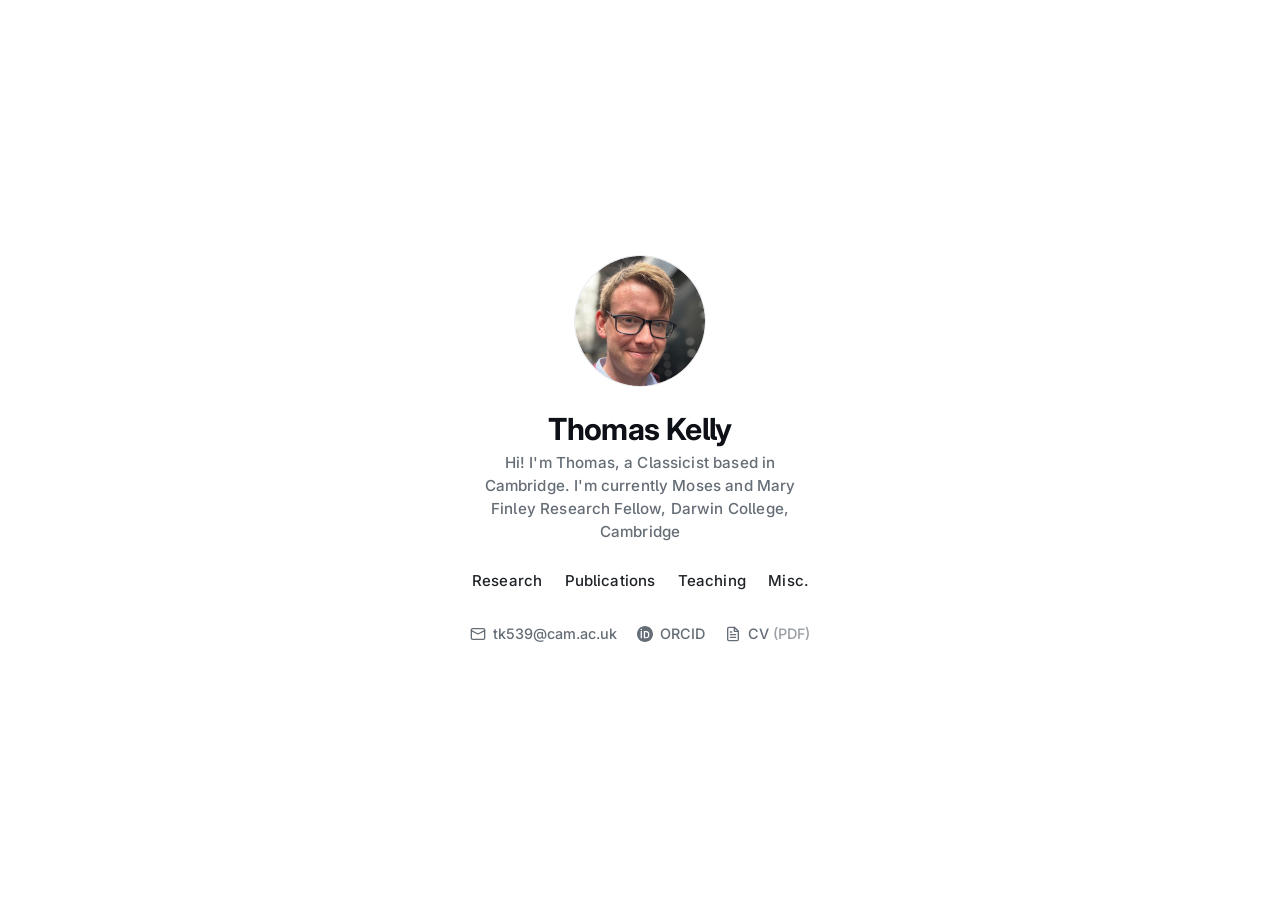
<file: index.html>
<!DOCTYPE html>
<html lang="en">
<head>
  <meta charset="UTF-8">
  <meta name="viewport" content="width=device-width, initial-scale=1">
  <title>Thomas Kelly</title>
  <meta name="description" content="Thomas Kelly, classicist, University of Cambridge.">
  <meta name="robots" content="noindex, nofollow">
  <meta name="theme-color" content="#0d1117">
  <link rel="preconnect" href="https://fonts.googleapis.com">
  <link rel="preconnect" href="https://fonts.gstatic.com" crossorigin>
  <link rel="stylesheet" href="https://fonts.googleapis.com/css2?family=Inter:wght@400;450;500;600;700&family=Noto+Sans:wght@400;500;600&display=swap">
  <link rel="stylesheet" href="style.css">
</head>
<body class="home">
  <main class="nameplate">
    <img class="np-portrait" src="portrait-circle.png" alt="Thomas Kelly">
    <h1 class="np-name"><a href="index.html">Thomas Kelly</a></h1>
    <p class="np-role">Hi! I'm Thomas, a Classicist based in Cambridge. I'm currently Moses and Mary Finley Research Fellow, Darwin College, Cambridge</p>
    <nav class="np-nav">
      <a href="research.html">Research</a>
      <a href="publications.html">Publications</a>
      <a href="teaching.html">Teaching</a>
      <a href="misc.html">Misc.</a>
    </nav>
    <div class="np-contact">
      <a id="email-link" href="#" data-user="tk539" data-domain="cam.ac.uk">
        <svg viewBox="0 0 24 24" fill="none" stroke="currentColor" stroke-width="2" stroke-linecap="round" stroke-linejoin="round"><rect x="2" y="4" width="20" height="16" rx="2"/><path d="m22 7-10 5L2 7"/></svg>
        <span class="label">Email</span>
      </a>
      <a href="https://orcid.org/0000-0001-8656-9537">
        <svg viewBox="0 0 24 24" fill="currentColor"><path d="M12 0C5.4 0 0 5.4 0 12s5.4 12 12 12 12-5.4 12-12S18.6 0 12 0zM7.4 18.4H5.5V7.6h1.9v10.8zm-.95-12.2a1.1 1.1 0 1 1 0-2.2 1.1 1.1 0 0 1 0 2.2zM18.5 14c0 3-1.9 4.4-4.7 4.4h-3.6V7.6h3.6c2.8 0 4.7 1.5 4.7 4.4v2zm-4.8-4.8h-1.6v7.5h1.6c2.3 0 3-1.4 3-3.7 0-2.2-.9-3.8-3-3.8z"/></svg>
        <span class="label">ORCID</span>
      </a>
      <a href="cv.pdf">
        <svg viewBox="0 0 24 24" fill="none" stroke="currentColor" stroke-width="2" stroke-linecap="round" stroke-linejoin="round"><path d="M14 2H6a2 2 0 0 0-2 2v16a2 2 0 0 0 2 2h12a2 2 0 0 0 2-2V8z"/><path d="M14 2v6h6"/><path d="M16 13H8M16 17H8M10 9H8"/></svg>
        <span class="label">CV <span class="meta">(PDF)</span></span>
      </a>
    </div>
  </main>
  <script>
    (function () {
      var el = document.getElementById("email-link");
      if (el) {
        var addr = el.dataset.user + "@" + el.dataset.domain;
        el.href = "mailto:" + addr;
        var label = el.querySelector(".label");
        if (label) { label.textContent = addr; }
      }
    })();
  </script>
</body>
</html>
</file>
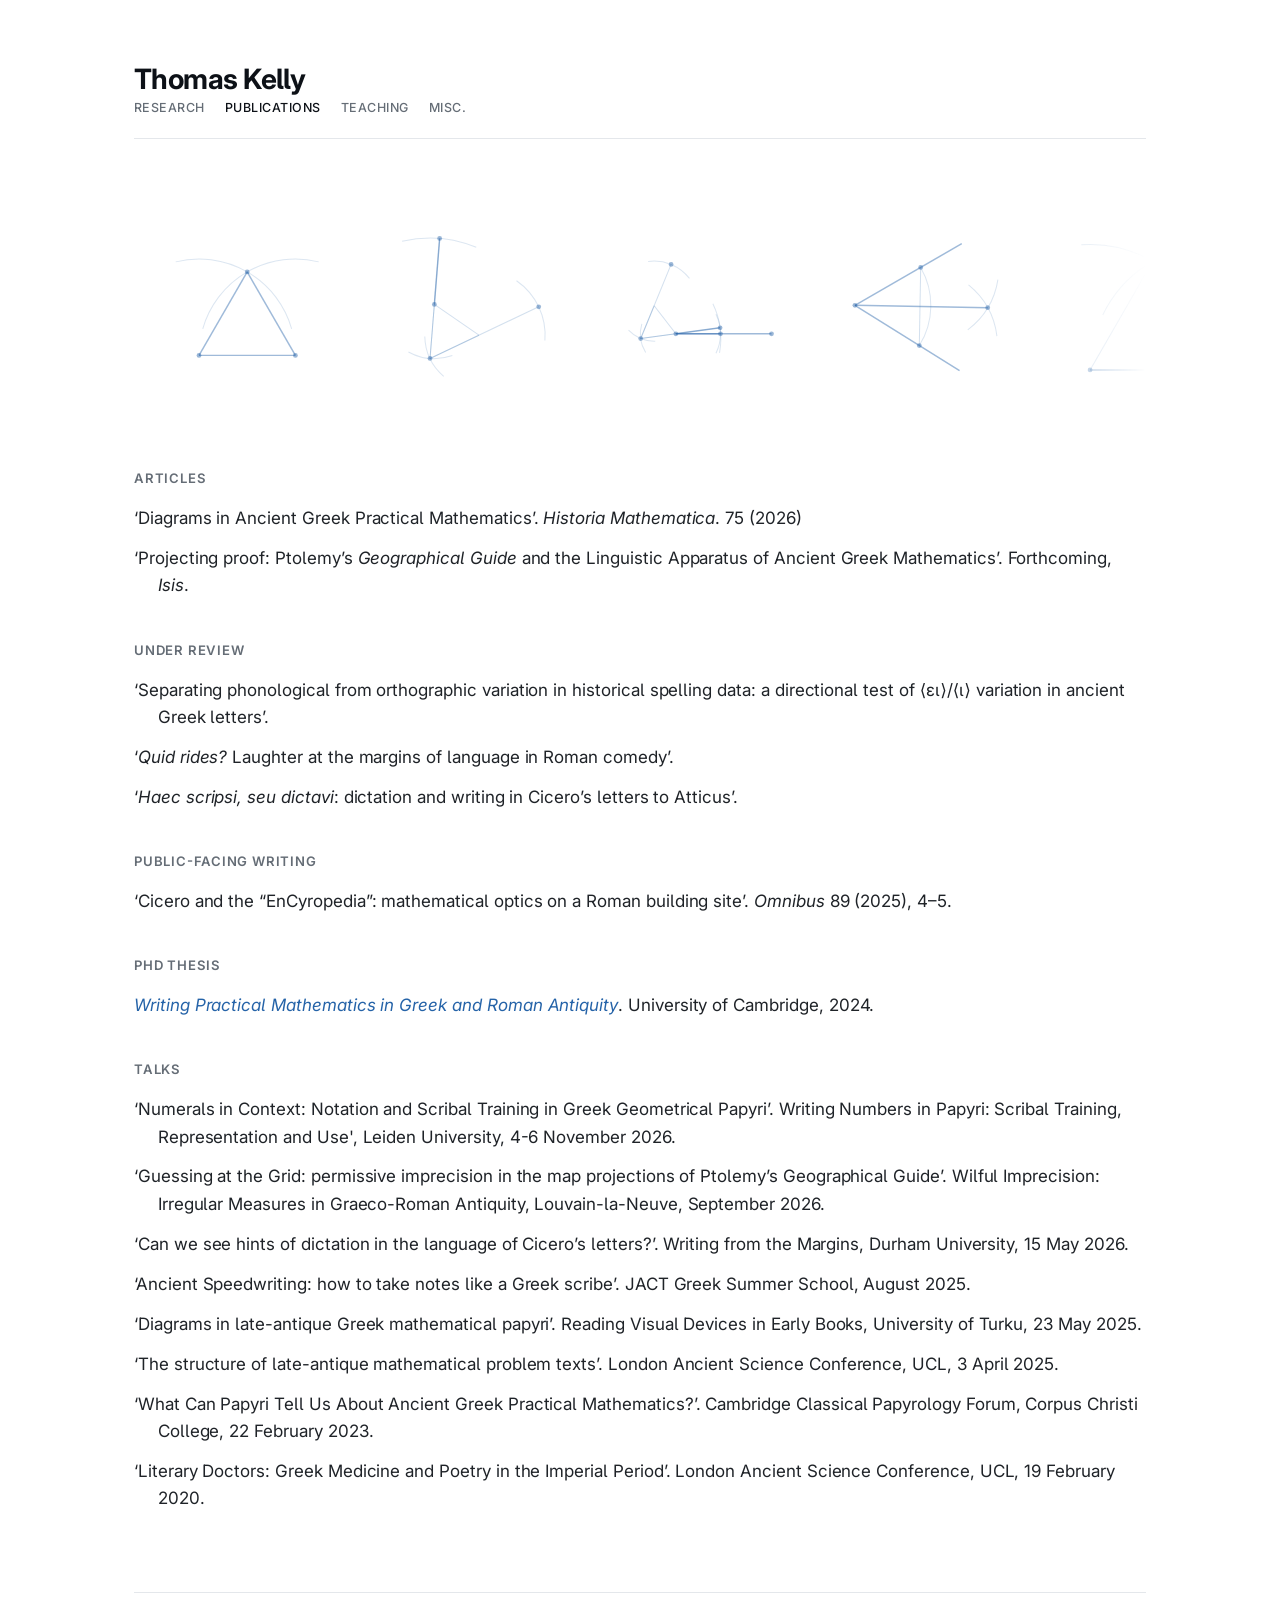
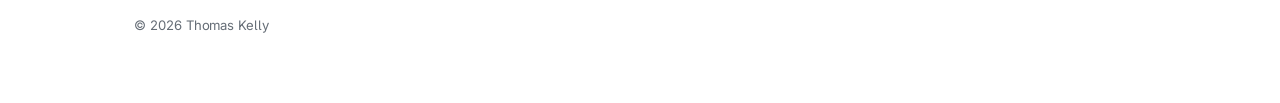
<file: publications.html>
<!DOCTYPE html>
<html lang="en">
<head>
  <meta charset="UTF-8">
  <meta name="viewport" content="width=device-width, initial-scale=1">
  <title>Publications &mdash; Thomas Kelly</title>
  <meta name="robots" content="noindex, nofollow">
  <meta name="theme-color" content="#0d1117">
  <link rel="preconnect" href="https://fonts.googleapis.com">
  <link rel="preconnect" href="https://fonts.gstatic.com" crossorigin>
  <link rel="stylesheet" href="https://fonts.googleapis.com/css2?family=Inter:wght@400;450;500;600;700&family=Noto+Sans:wght@400;500;600&display=swap">
  <link rel="stylesheet" href="style.css">
  <style>
    .entries { list-style: none; padding-left: 0; margin-left: 0; }
  </style>
</head>
<body>
<div class="container">

  <header class="site-header">
    <h1><a href="index.html">Thomas Kelly</a></h1>
    <nav>
      <a href="research.html">Research</a>
      <a href="publications.html" class="current">Publications</a>
      <a href="teaching.html">Teaching</a>
      <a href="misc.html">Misc.</a>
    </nav>
  </header>

  <div class="banner euclid" role="img" aria-label="Constructions from Euclid, Book I">
    <svg viewBox="0 0 1900 190" width="1900" height="190" xmlns="http://www.w3.org/2000/svg" role="img" aria-label="Constructions from Euclid, Book I, in order: I.1, I.2, I.3, I.9, I.10, I.11, I.12, I.22, I.23, I.46">
        <path d="M 35.00 56.96 A 80.87 80.87 0 0 1 132.30 113.14" stroke="currentColor" stroke-width="0.85" opacity="0.160" fill="none"/>
        <path d="M 57.70 113.14 A 80.87 80.87 0 0 1 155.00 56.96" stroke="currentColor" stroke-width="0.85" opacity="0.160" fill="none"/>
        <line x1="54.56" y1="135.43" x2="135.44" y2="135.43" stroke="currentColor" stroke-width="1.25" opacity="0.440" fill="none"/>
        <line x1="54.56" y1="135.43" x2="95.00" y2="65.40" stroke="currentColor" stroke-width="1.25" opacity="0.440" fill="none"/>
        <line x1="135.44" y1="135.43" x2="95.00" y2="65.40" stroke="currentColor" stroke-width="1.25" opacity="0.440" fill="none"/>
        <circle cx="54.56" cy="135.43" r="2.0" fill="currentColor" opacity="0.460"/>
        <circle cx="135.44" cy="135.43" r="2.0" fill="currentColor" opacity="0.460"/>
        <circle cx="95.00" cy="65.40" r="2.0" fill="currentColor" opacity="0.460"/>
        <circle cx="252.06" cy="92.65" r="2.0" fill="currentColor" opacity="0.460"/>
        <line x1="252.06" y1="92.65" x2="289.49" y2="118.47" stroke="currentColor" stroke-width="0.85" opacity="0.200" fill="none"/>
        <line x1="252.06" y1="92.65" x2="248.42" y2="137.98" stroke="currentColor" stroke-width="0.85" opacity="0.200" fill="none"/>
        <line x1="289.49" y1="118.47" x2="248.42" y2="137.98" stroke="currentColor" stroke-width="0.85" opacity="0.200" fill="none"/>
        <path d="M 267.17 135.54 A 45.48 45.48 0 0 1 230.29 132.58" stroke="currentColor" stroke-width="0.85" opacity="0.160" fill="none"/>
        <path d="M 259.90 153.00 A 45.48 45.48 0 0 1 244.03 119.59" stroke="currentColor" stroke-width="0.85" opacity="0.160" fill="none"/>
        <line x1="248.42" y1="137.98" x2="339.63" y2="94.65" stroke="currentColor" stroke-width="0.85" opacity="0.200" fill="none"/>
        <path d="M 321.01 72.77 A 55.51 55.51 0 0 1 344.82 122.91" stroke="currentColor" stroke-width="0.85" opacity="0.160" fill="none"/>
        <circle cx="339.63" cy="94.65" r="2.0" fill="currentColor" opacity="0.460"/>
        <line x1="248.42" y1="137.98" x2="256.50" y2="37.32" stroke="currentColor" stroke-width="0.85" opacity="0.200" fill="none"/>
        <path d="M 225.00 39.75 A 100.98 100.98 0 0 1 287.21 44.75" stroke="currentColor" stroke-width="0.85" opacity="0.160" fill="none"/>
        <line x1="252.06" y1="92.65" x2="256.50" y2="37.32" stroke="currentColor" stroke-width="1.25" opacity="0.440" fill="none"/>
        <circle cx="248.42" cy="137.98" r="2.0" fill="currentColor" opacity="0.460"/>
        <circle cx="256.50" cy="37.32" r="2.0" fill="currentColor" opacity="0.460"/>
        <line x1="454.72" y1="117.30" x2="535.00" y2="117.30" stroke="currentColor" stroke-width="1.25" opacity="0.440" fill="none"/>
        <line x1="454.72" y1="117.30" x2="436.52" y2="93.75" stroke="currentColor" stroke-width="0.85" opacity="0.200" fill="none"/>
        <line x1="454.72" y1="117.30" x2="425.22" y2="121.28" stroke="currentColor" stroke-width="0.85" opacity="0.200" fill="none"/>
        <line x1="436.52" y1="93.75" x2="425.22" y2="121.28" stroke="currentColor" stroke-width="0.85" opacity="0.200" fill="none"/>
        <path d="M 429.39 132.93 A 29.76 29.76 0 0 1 426.15 108.94" stroke="currentColor" stroke-width="0.85" opacity="0.160" fill="none"/>
        <path d="M 437.40 123.49 A 29.76 29.76 0 0 1 415.00 114.31" stroke="currentColor" stroke-width="0.85" opacity="0.160" fill="none"/>
        <line x1="425.22" y1="121.28" x2="450.74" y2="59.08" stroke="currentColor" stroke-width="0.85" opacity="0.200" fill="none"/>
        <path d="M 431.50 56.62 A 37.47 37.47 0 0 1 466.16 70.84" stroke="currentColor" stroke-width="0.85" opacity="0.160" fill="none"/>
        <circle cx="450.74" cy="59.08" r="2.0" fill="currentColor" opacity="0.460"/>
        <line x1="425.22" y1="121.28" x2="491.84" y2="112.28" stroke="currentColor" stroke-width="0.85" opacity="0.200" fill="none"/>
        <path d="M 485.80 92.13 A 67.23 67.23 0 0 1 491.37 133.31" stroke="currentColor" stroke-width="0.85" opacity="0.160" fill="none"/>
        <line x1="454.72" y1="117.30" x2="491.84" y2="112.28" stroke="currentColor" stroke-width="1.25" opacity="0.440" fill="none"/>
        <circle cx="425.22" cy="121.28" r="2.0" fill="currentColor" opacity="0.460"/>
        <circle cx="491.84" cy="112.28" r="2.0" fill="currentColor" opacity="0.460"/>
        <path d="M 488.39 100.87 A 37.47 37.47 0 0 1 488.39 133.72" stroke="currentColor" stroke-width="0.85" opacity="0.160" fill="none"/>
        <line x1="454.72" y1="117.30" x2="492.18" y2="117.30" stroke="currentColor" stroke-width="1.25" opacity="0.440" fill="none"/>
        <circle cx="454.72" cy="117.30" r="2.0" fill="currentColor" opacity="0.460"/>
        <circle cx="535.00" cy="117.30" r="2.0" fill="currentColor" opacity="0.460"/>
        <circle cx="492.18" cy="117.30" r="2.0" fill="currentColor" opacity="0.460"/>
        <line x1="605.00" y1="93.45" x2="694.66" y2="41.68" stroke="currentColor" stroke-width="1.25" opacity="0.440" fill="none"/>
        <line x1="605.00" y1="93.45" x2="692.80" y2="148.32" stroke="currentColor" stroke-width="1.25" opacity="0.440" fill="none"/>
        <path d="M 660.18 61.59 A 63.71 63.71 0 0 1 659.03 127.21" stroke="currentColor" stroke-width="0.85" opacity="0.160" fill="none"/>
        <line x1="660.18" y1="61.59" x2="659.03" y2="127.21" stroke="currentColor" stroke-width="0.85" opacity="0.200" fill="none"/>
        <path d="M 725.00 71.86 A 65.63 65.63 0 0 1 699.68 114.01" stroke="currentColor" stroke-width="0.85" opacity="0.160" fill="none"/>
        <path d="M 700.33 76.21 A 65.63 65.63 0 0 1 724.17 119.22" stroke="currentColor" stroke-width="0.85" opacity="0.160" fill="none"/>
        <line x1="605.00" y1="93.45" x2="716.43" y2="95.40" stroke="currentColor" stroke-width="1.25" opacity="0.440" fill="none"/>
        <circle cx="605.00" cy="93.45" r="2.0" fill="currentColor" opacity="0.460"/>
        <circle cx="660.18" cy="61.59" r="2.0" fill="currentColor" opacity="0.460"/>
        <circle cx="659.03" cy="127.21" r="2.0" fill="currentColor" opacity="0.460"/>
        <circle cx="716.43" cy="95.40" r="2.0" fill="currentColor" opacity="0.460"/>
        <path d="M 795.00 42.59 A 105.31 105.31 0 0 1 897.00 101.48" stroke="currentColor" stroke-width="0.85" opacity="0.160" fill="none"/>
        <path d="M 813.00 101.48 A 105.31 105.31 0 0 1 915.00 42.59" stroke="currentColor" stroke-width="0.85" opacity="0.160" fill="none"/>
        <line x1="802.35" y1="147.64" x2="907.65" y2="147.64" stroke="currentColor" stroke-width="1.25" opacity="0.440" fill="none"/>
        <line x1="802.35" y1="147.64" x2="855.00" y2="56.44" stroke="currentColor" stroke-width="0.85" opacity="0.200" fill="none"/>
        <line x1="907.65" y1="147.64" x2="855.00" y2="56.44" stroke="currentColor" stroke-width="0.85" opacity="0.200" fill="none"/>
        <line x1="855.00" y1="56.44" x2="855.00" y2="147.64" stroke="currentColor" stroke-width="1.25" opacity="0.440" fill="none"/>
        <circle cx="802.35" cy="147.64" r="2.0" fill="currentColor" opacity="0.460"/>
        <circle cx="907.65" cy="147.64" r="2.0" fill="currentColor" opacity="0.460"/>
        <circle cx="855.00" cy="56.44" r="2.0" fill="currentColor" opacity="0.460"/>
        <circle cx="855.00" cy="147.64" r="2.0" fill="currentColor" opacity="0.460"/>
        <line x1="985.00" y1="118.94" x2="1105.00" y2="118.94" stroke="currentColor" stroke-width="1.25" opacity="0.440" fill="none"/>
        <path d="M 1024.35 71.06 A 48.00 48.00 0 0 1 1060.79 92.10" stroke="currentColor" stroke-width="0.85" opacity="0.160" fill="none"/>
        <path d="M 1029.21 92.10 A 48.00 48.00 0 0 1 1065.65 71.06" stroke="currentColor" stroke-width="0.85" opacity="0.160" fill="none"/>
        <line x1="1045.00" y1="118.94" x2="1045.00" y2="77.37" stroke="currentColor" stroke-width="1.25" opacity="0.440" fill="none"/>
        <circle cx="1045.00" cy="118.94" r="2.0" fill="currentColor" opacity="0.460"/>
        <circle cx="1021.00" cy="118.94" r="2.0" fill="currentColor" opacity="0.460"/>
        <circle cx="1069.00" cy="118.94" r="2.0" fill="currentColor" opacity="0.460"/>
        <circle cx="1045.00" cy="77.37" r="2.0" fill="currentColor" opacity="0.460"/>
        <line x1="1186.56" y1="83.44" x2="1283.44" y2="83.44" stroke="currentColor" stroke-width="1.25" opacity="0.440" fill="none"/>
        <path d="M 1198.67 83.44 A 60.55 60.55 0 1 1 1271.33 83.44" stroke="currentColor" stroke-width="0.85" opacity="0.160" fill="none"/>
        <path d="M 1254.33 130.15 A 72.66 72.66 0 0 1 1211.29 155.00" stroke="currentColor" stroke-width="0.85" opacity="0.160" fill="none"/>
        <path d="M 1258.71 155.00 A 72.66 72.66 0 0 1 1215.67 130.15" stroke="currentColor" stroke-width="0.85" opacity="0.160" fill="none"/>
        <line x1="1235.00" y1="35.00" x2="1235.00" y2="83.44" stroke="currentColor" stroke-width="1.25" opacity="0.440" fill="none"/>
        <circle cx="1235.00" cy="35.00" r="2.0" fill="currentColor" opacity="0.460"/>
        <circle cx="1198.67" cy="83.44" r="2.0" fill="currentColor" opacity="0.460"/>
        <circle cx="1271.33" cy="83.44" r="2.0" fill="currentColor" opacity="0.460"/>
        <circle cx="1235.00" cy="83.44" r="2.0" fill="currentColor" opacity="0.460"/>
        <line x1="1365.00" y1="75.98" x2="1485.00" y2="75.98" stroke="currentColor" stroke-width="0.85" opacity="0.200" fill="none"/>
        <path d="M 1430.22 90.76 A 34.29 34.29 0 0 1 1401.95 110.16" stroke="currentColor" stroke-width="0.85" opacity="0.160" fill="none"/>
        <path d="M 1436.45 114.02 A 39.18 39.18 0 0 1 1408.18 86.89" stroke="currentColor" stroke-width="0.85" opacity="0.160" fill="none"/>
        <line x1="1399.29" y1="75.98" x2="1418.68" y2="104.25" stroke="currentColor" stroke-width="1.25" opacity="0.440" fill="none"/>
        <line x1="1445.82" y1="75.98" x2="1418.68" y2="104.25" stroke="currentColor" stroke-width="1.25" opacity="0.440" fill="none"/>
        <line x1="1399.29" y1="75.98" x2="1445.82" y2="75.98" stroke="currentColor" stroke-width="1.25" opacity="0.440" fill="none"/>
        <circle cx="1418.68" cy="104.25" r="2.0" fill="currentColor" opacity="0.460"/>
        <circle cx="1365.00" cy="75.98" r="2.0" fill="currentColor" opacity="0.460"/>
        <circle cx="1399.29" cy="75.98" r="2.0" fill="currentColor" opacity="0.460"/>
        <circle cx="1445.82" cy="75.98" r="2.0" fill="currentColor" opacity="0.460"/>
        <circle cx="1485.00" cy="75.98" r="2.0" fill="currentColor" opacity="0.460"/>
        <line x1="1561.32" y1="35.00" x2="1613.59" y2="51.98" stroke="currentColor" stroke-width="1.25" opacity="0.440" fill="none"/>
        <line x1="1561.32" y1="35.00" x2="1580.11" y2="86.65" stroke="currentColor" stroke-width="1.25" opacity="0.440" fill="none"/>
        <line x1="1603.13" y1="48.59" x2="1576.36" y2="76.32" stroke="currentColor" stroke-width="0.85" opacity="0.200" fill="none"/>
        <circle cx="1561.32" cy="35.00" r="2.0" fill="currentColor" opacity="0.460"/>
        <circle cx="1603.13" cy="48.59" r="2.0" fill="currentColor" opacity="0.460"/>
        <circle cx="1576.36" cy="76.32" r="2.0" fill="currentColor" opacity="0.460"/>
        <line x1="1581.77" y1="111.69" x2="1668.68" y2="111.69" stroke="currentColor" stroke-width="1.25" opacity="0.440" fill="none"/>
        <path d="M 1621.29 130.96 A 43.97 43.97 0 0 1 1590.91 154.70" stroke="currentColor" stroke-width="0.85" opacity="0.160" fill="none"/>
        <path d="M 1625.74 150.24 A 38.55 38.55 0 0 1 1595.36 135.42" stroke="currentColor" stroke-width="0.85" opacity="0.160" fill="none"/>
        <line x1="1581.77" y1="111.69" x2="1615.61" y2="155.00" stroke="currentColor" stroke-width="1.25" opacity="0.440" fill="none"/>
        <circle cx="1608.84" cy="146.34" r="2.0" fill="currentColor" opacity="0.460"/>
        <circle cx="1581.77" cy="111.69" r="2.0" fill="currentColor" opacity="0.460"/>
        <circle cx="1625.74" cy="111.69" r="2.0" fill="currentColor" opacity="0.460"/>
        <path d="M 1754.23 72.75 A 66.32 66.32 0 0 1 1797.26 97.59" stroke="currentColor" stroke-width="0.85" opacity="0.160" fill="none"/>
        <path d="M 1759.06 97.59 A 66.32 66.32 0 0 1 1802.09 72.75" stroke="currentColor" stroke-width="0.85" opacity="0.160" fill="none"/>
        <line x1="1778.16" y1="138.42" x2="1778.16" y2="51.58" stroke="currentColor" stroke-width="1.25" opacity="0.440" fill="none"/>
        <circle cx="1745.00" cy="138.42" r="2.0" fill="currentColor" opacity="0.460"/>
        <circle cx="1811.32" cy="138.42" r="2.0" fill="currentColor" opacity="0.460"/>
        <circle cx="1778.16" cy="80.99" r="2.0" fill="currentColor" opacity="0.460"/>
        <path d="M 1754.22 54.94 A 86.84 86.84 0 0 1 1802.09 54.94" stroke="currentColor" stroke-width="0.85" opacity="0.160" fill="none"/>
        <line x1="1778.16" y1="51.58" x2="1865.00" y2="51.58" stroke="currentColor" stroke-width="1.25" opacity="0.440" fill="none"/>
        <line x1="1865.00" y1="138.42" x2="1865.00" y2="51.58" stroke="currentColor" stroke-width="1.25" opacity="0.440" fill="none"/>
        <line x1="1778.16" y1="138.42" x2="1865.00" y2="138.42" stroke="currentColor" stroke-width="1.25" opacity="0.440" fill="none"/>
        <circle cx="1778.16" cy="138.42" r="2.0" fill="currentColor" opacity="0.460"/>
        <circle cx="1865.00" cy="138.42" r="2.0" fill="currentColor" opacity="0.460"/>
        <circle cx="1778.16" cy="51.58" r="2.0" fill="currentColor" opacity="0.460"/>
        <circle cx="1865.00" cy="51.58" r="2.0" fill="currentColor" opacity="0.460"/>
    </svg>
  </div>

  <main>
    <h2>Articles</h2>
    <ul class="entries">
      <li>&lsquo;Diagrams in Ancient Greek Practical Mathematics&rsquo;. <em>Historia Mathematica</em>. 75 (2026)</li>
        <li>&lsquo;Projecting proof: Ptolemy&rsquo;s <em>Geographical Guide</em> and the Linguistic Apparatus of Ancient Greek Mathematics&rsquo;. Forthcoming, <em>Isis</em>.</li>
    </ul>

  <h2>Under review</h2>
  <ul class="entries">
  <li>&lsquo;Separating phonological from orthographic variation in historical spelling data: a directional test of ⟨ει⟩/⟨ι⟩ variation in ancient Greek letters&rsquo;.</li>
    <li>&lsquo;<em>Quid rides?</em> Laughter at the margins of language in Roman comedy&rsquo;.</li>
   <li>&lsquo;<em>Haec scripsi, seu dictavi</em>: dictation and writing in Cicero&rsquo;s letters to Atticus&rsquo;.</li>
</ul>

  <h2>Public-facing writing</h2>
   <ul class="entries">
      <li>&lsquo;Cicero and the &ldquo;EnCyropedia&rdquo;: mathematical optics on a Roman building site&rsquo;. <em>Omnibus</em> 89 (2025), 4&ndash;5.</li>
    </ul>

    <h2>PhD thesis</h2>
    <ul class="entries">
      <li><a href="https://www.repository.cam.ac.uk/items/86686de4-540a-4b0e-bb9d-5a5bc4258eff"><em>Writing Practical Mathematics in Greek and Roman Antiquity</em></a>. University of Cambridge, 2024.</li>
    </ul>

    <h2>Talks</h2>
    <ul class="entries">
      <li>&lsquo;Numerals in Context: Notation and Scribal Training in Greek Geometrical Papyri&rsquo;. Writing Numbers in Papyri: Scribal Training, Representation and Use', Leiden University, 4-6 November 2026.</li>
      <li>&lsquo;Guessing at the Grid: permissive imprecision in the map projections of Ptolemy&rsquo;s Geographical Guide&rsquo;. Wilful Imprecision: Irregular Measures in Graeco-Roman Antiquity, Louvain-la-Neuve, September 2026.</li>
      <li>&lsquo;Can we see hints of dictation in the language of Cicero&rsquo;s letters?&rsquo;. Writing from the Margins, Durham University, 15 May 2026.</li>
      <li>&lsquo;Ancient Speedwriting: how to take notes like a Greek scribe&rsquo;. JACT Greek Summer School, August 2025.</li>
      <li>&lsquo;Diagrams in late-antique Greek mathematical papyri&rsquo;. Reading Visual Devices in Early Books, University of Turku, 23 May 2025.</li>
      <li>&lsquo;The structure of late-antique mathematical problem texts&rsquo;. London Ancient Science Conference, UCL, 3 April 2025.</li>
      <li>&lsquo;What Can Papyri Tell Us About Ancient Greek Practical Mathematics?&rsquo;. Cambridge Classical Papyrology Forum, Corpus Christi College, 22 February 2023.</li>
      <li>&lsquo;Literary Doctors: Greek Medicine and Poetry in the Imperial Period&rsquo;. London Ancient Science Conference, UCL, 19 February 2020.</li>
    </ul>
  </main>

  <footer class="footer">
    <p>&copy; 2026 Thomas Kelly</p>
  </footer>

</div>
</body>
</html>
</file>
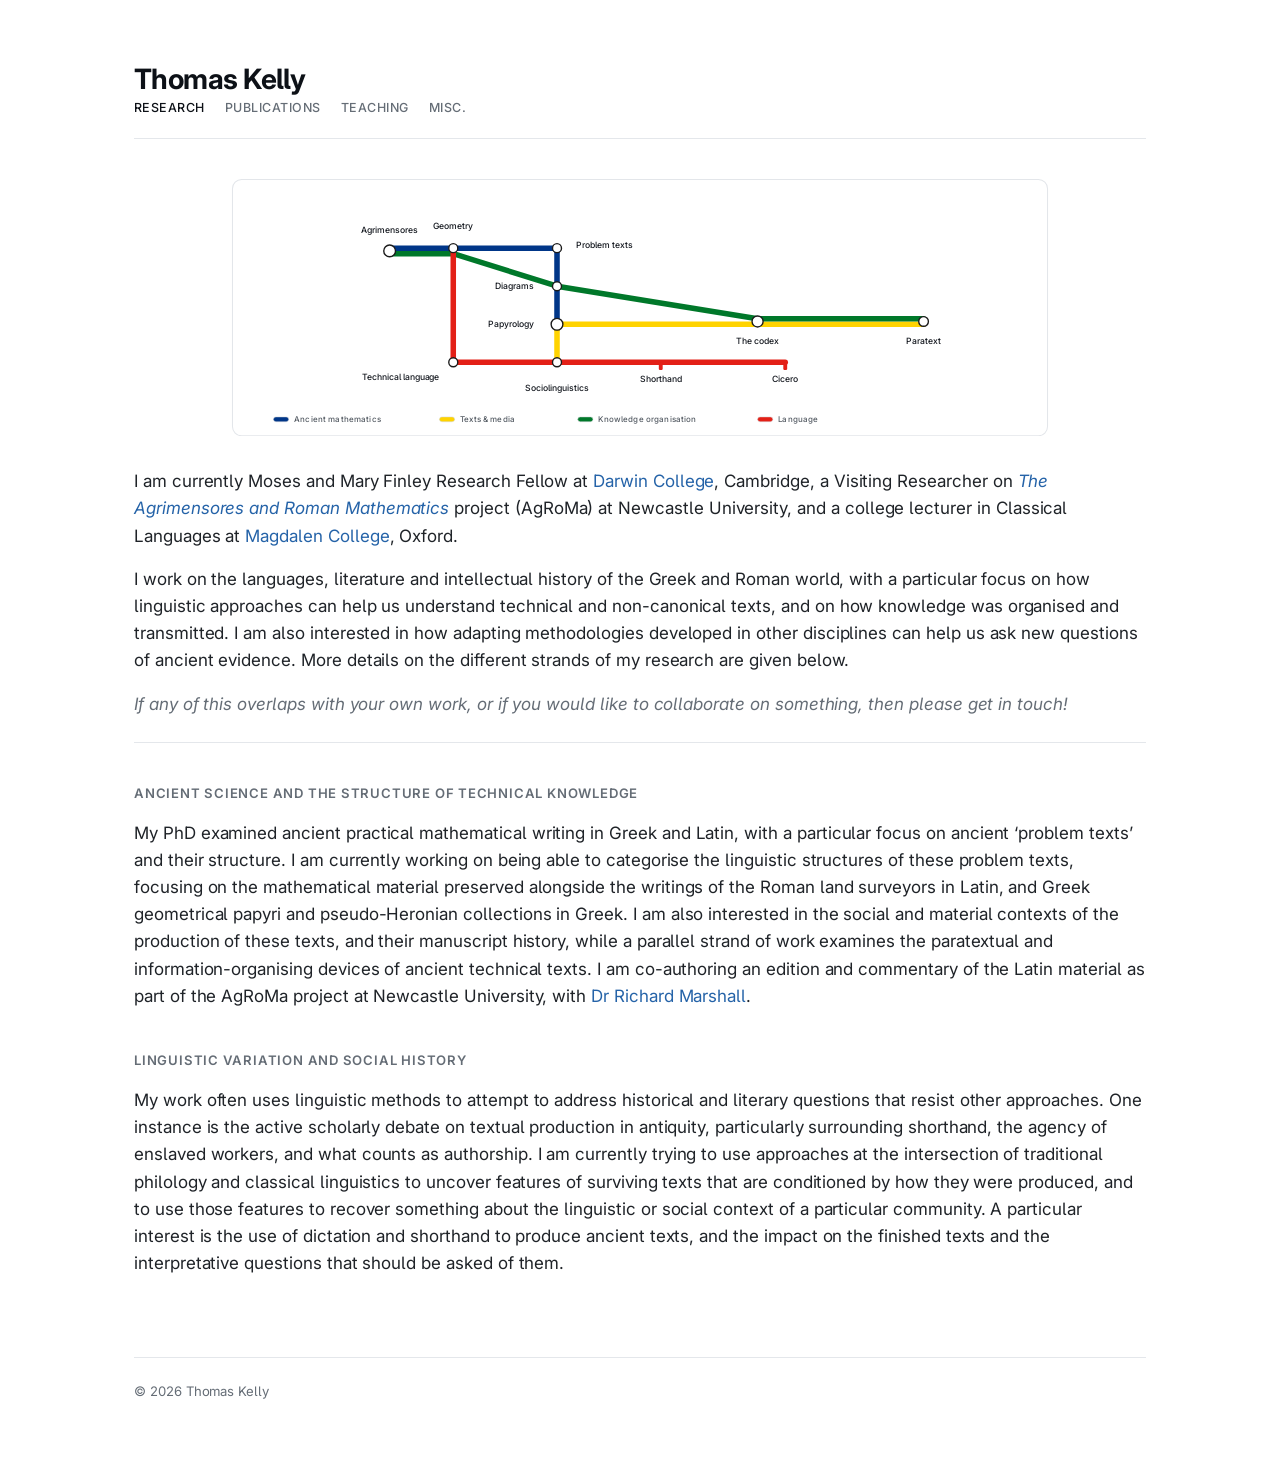
<file: research.html>
<!DOCTYPE html>
<html lang="en">
<head>
  <meta charset="UTF-8">
  <meta name="viewport" content="width=device-width, initial-scale=1">
  <title>Research &mdash; Thomas Kelly</title>
  <meta name="robots" content="noindex, nofollow">
  <meta name="theme-color" content="#0d1117">
  <link rel="preconnect" href="https://fonts.googleapis.com">
  <link rel="preconnect" href="https://fonts.gstatic.com" crossorigin>
  <link rel="stylesheet" href="https://fonts.googleapis.com/css2?family=Inter:wght@400;450;500;600;700&family=Noto+Sans:wght@400;500;600&display=swap">
  <link rel="stylesheet" href="style.css">
</head>
<body>
<div class="container">

  <header class="site-header">
    <h1><a href="index.html">Thomas Kelly</a></h1>
    <nav>
      <a href="research.html" class="current">Research</a>
      <a href="publications.html">Publications</a>
      <a href="teaching.html">Teaching</a>
      <a href="misc.html">Misc.</a>
    </nav>
  </header>

  <div class="banner tube" role="img" aria-label="Research areas drawn as a transit map">
    <svg viewBox="0 0 1180 372" xmlns="http://www.w3.org/2000/svg" font-family="Inter, system-ui, -apple-system, sans-serif">
      <defs>
        <style>
          .lbl { fill:#14181f; font-size:12.5px; font-weight:500; }
          .leg { fill:#555c64; font-size:11.5px; font-weight:500; letter-spacing:.2px; }
        </style>
      </defs>
    
      
      <rect x="0.75" y="0.75" width="1178.5" height="370.5" rx="13.25" fill="none" stroke="#e3e6ea" stroke-width="1.5"/>
    
      <!-- ===================== LINES ===================== -->
      <!-- Ancient mathematics · Piccadilly blue -->
      <path class="tline" d="M228 100 H470 V210" fill="none" stroke="#003688" stroke-width="8" stroke-linecap="round" stroke-linejoin="round"/>
      <!-- Texts & media · Circle yellow -->
      <path class="tline" d="M470 210 H1000" fill="none" stroke="#FFD300" stroke-width="8" stroke-linecap="round"/>
      <!-- Language · Central red -->
      <path class="tline" d="M320 265 H800" fill="none" stroke="#E32017" stroke-width="8" stroke-linecap="round"/>
      <!-- Knowledge organisation · District green (spanning line) -->
      <path class="tline" d="M228 108 H320 L470 155 L760 202 H1000" fill="none" stroke="#00782A" stroke-width="8" stroke-linecap="round" stroke-linejoin="round"/>
    
      <!-- ===================== CONNECTORS ===================== -->
      <!-- Geometry <-> Technical language · red (language) -->
      <path class="tline" d="M320 100 V265" fill="none" stroke="#E32017" stroke-width="8" stroke-linecap="round"/>
      <!-- Papyrology <-> Sociolinguistics · yellow (texts & media) -->
      <path class="tline" d="M470 210 V265" fill="none" stroke="#FFD300" stroke-width="8" stroke-linecap="round"/>
    
      <!-- ===================== ORDINARY STATIONS (name-side ticks) ===================== -->
      <g>
        <!-- Shorthand: label below red line -> stub points down -->
        <rect x="617.2" y="265" width="5.6" height="11" rx="1.2" fill="#E32017"/>
        <!-- Cicero: label below red line -> stub points down -->
        <rect x="797.2" y="265" width="5.6" height="11" rx="1.2" fill="#E32017"/>
      </g>
    
      <!-- ===================== INTERCHANGES (white rings) ===================== -->
      <g fill="#ffffff" stroke="#1a1a1a" stroke-width="2">
        <circle cx="228" cy="104" r="8.5"/>  <!-- Agrimensores (terminus) -->
        <circle cx="320" cy="100" r="6.5"/>  <!-- Geometry -->
        <circle cx="470" cy="100" r="6.5"/>  <!-- Problem texts -->
        <circle cx="470" cy="155" r="6.5"/>  <!-- Diagrams -->
        <circle cx="470" cy="210" r="8.5"/>  <!-- Papyrology (hub) -->
        <circle cx="470" cy="265" r="6.5"/>  <!-- Sociolinguistics -->
        <circle cx="320" cy="265" r="6.5"/>  <!-- Technical language -->
        <circle cx="760" cy="206" r="8"/>    <!-- The codex -->
        <circle cx="1000" cy="206" r="7"/>   <!-- Paratext -->
      </g>
    
      <!-- ===================== LABELS ===================== -->
      <g class="lbl maplabels">
        <text x="228" y="78"  text-anchor="middle">Agrimensores</text>
        <text x="320" y="72"  text-anchor="middle">Geometry</text>
        <text x="498" y="100" text-anchor="start">Problem texts</text>
        <text x="436" y="159" text-anchor="end">Diagrams</text>
        <text x="436" y="214" text-anchor="end">Papyrology</text>
        <text x="470" y="306" text-anchor="middle">Sociolinguistics</text>
        <text x="300" y="290" text-anchor="end">Technical language</text>
        <text x="620" y="294" text-anchor="middle">Shorthand</text>
        <text x="800" y="294" text-anchor="middle">Cicero</text>
        <text x="760" y="238" text-anchor="middle">The codex</text>
        <text x="1000" y="238" text-anchor="middle">Paratext</text>
      </g>
    
      <!-- ===================== LEGEND ===================== -->
      <g transform="translate(0,344)" class="maplabels">
        <g stroke="#d2d6da" stroke-width="0.75">
          <rect x="60"  y="0" width="22" height="7" rx="3.5" fill="#003688"/>
          <rect x="300" y="0" width="22" height="7" rx="3.5" fill="#FFD300"/>
          <rect x="500" y="0" width="22" height="7" rx="3.5" fill="#00782A"/>
          <rect x="760" y="0" width="22" height="7" rx="3.5" fill="#E32017"/>
        </g>
        <text class="leg" x="90"  y="7">Ancient mathematics</text>
        <text class="leg" x="330" y="7">Texts &amp; media</text>
        <text class="leg" x="530" y="7">Knowledge organisation</text>
        <text class="leg" x="790" y="7">Language</text>
      </g>
    </svg>
  </div>

  <main>
    <p>I am currently Moses and Mary Finley Research Fellow at <a href="https://www.darwin.cam.ac.uk/">Darwin College</a>, Cambridge, a Visiting Researcher on <em><a href="https://agroma.ncl.ac.uk/">The Agrimensores and Roman Mathematics</a></em> project (AgRoMa) at Newcastle University, and a college lecturer in Classical Languages at <a href="https://www.magd.ox.ac.uk/people/dr-thomas-kelly/">Magdalen College</a>, Oxford.</p>

    <p>I work on the languages, literature and intellectual history of the Greek and Roman world, with a particular focus on how linguistic approaches can help us understand technical and non-canonical texts, and on how knowledge was organised and transmitted. I am also interested in how adapting methodologies developed in other disciplines can help us ask new questions of ancient evidence. More details on the different strands of my research are given below.</p>

    <p class="collab">If any of this overlaps with your own work, or if you would like to collaborate on something, then please get in touch!</p>

    <h2>Ancient science and the structure of technical knowledge</h2>
    <p>My PhD examined ancient practical mathematical writing in Greek and Latin, with a particular focus on ancient &lsquo;problem texts&rsquo; and their structure. I am currently working on being able to categorise the linguistic structures of these problem texts, focusing on the mathematical material preserved alongside the writings of the Roman land surveyors in Latin, and Greek geometrical papyri and pseudo-Heronian collections in Greek. I am also interested in the social and material contexts of the production of these texts, and their manuscript history, while a parallel strand of work examines the paratextual and information-organising devices of ancient technical texts. I am co-authoring an edition and commentary of the Latin material as part of the AgRoMa project at Newcastle University, with <a href="https://agroma.ncl.ac.uk/who-we-are/">Dr Richard Marshall</a>.</p>

    <h2>Linguistic variation and social history</h2>
    <p>My work often uses linguistic methods to attempt to address historical and literary questions that resist other approaches. One instance is the active scholarly debate on textual production in antiquity, particularly surrounding shorthand, the agency of enslaved workers, and what counts as authorship. I am currently trying to use approaches at the intersection of traditional philology and classical linguistics to uncover features of surviving texts that are conditioned by how they were produced, and to use those features to recover something about the linguistic or social context of a particular community. A particular interest is the use of dictation and shorthand to produce ancient texts, and the impact on the finished texts and the interpretative questions that should be asked of them.</p>
  </main>

  <footer class="footer">
    <p>&copy; 2026 Thomas Kelly</p>
  </footer>

</div>
</body>
</html>
</file>
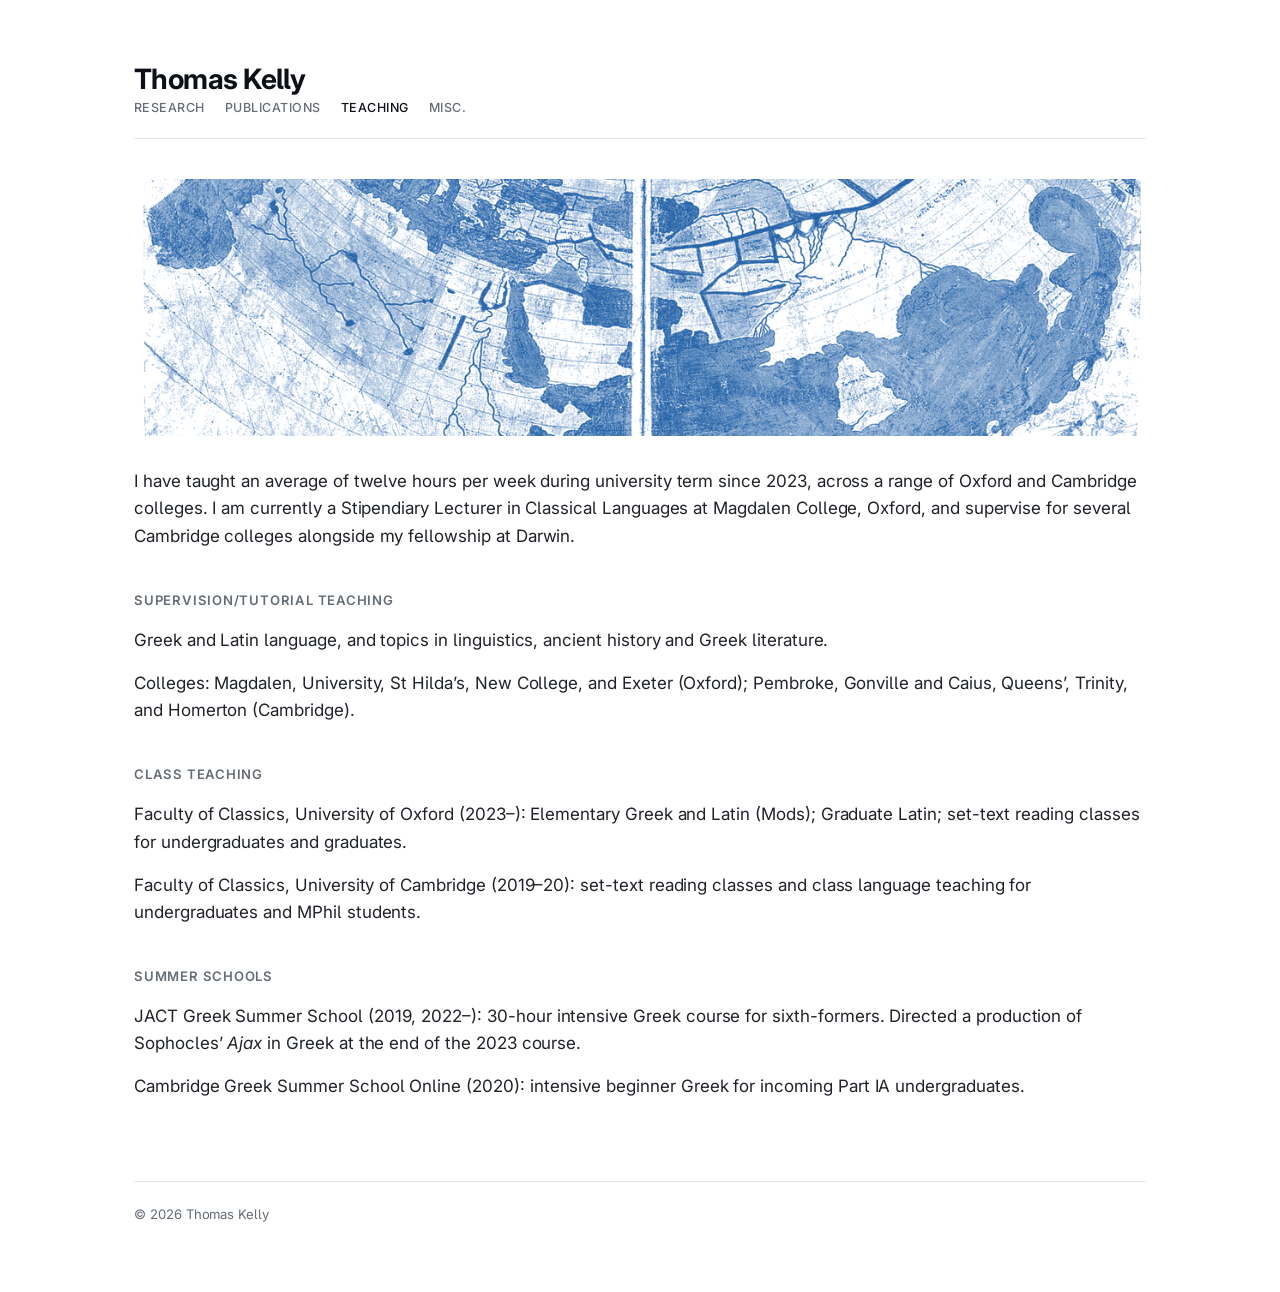
<file: teaching.html>
<!DOCTYPE html>
<html lang="en">
<head>
  <meta charset="UTF-8">
  <meta name="viewport" content="width=device-width, initial-scale=1">
  <title>Teaching &mdash; Thomas Kelly</title>
  <meta name="robots" content="noindex, nofollow">
  <meta name="theme-color" content="#0d1117">
  <link rel="preconnect" href="https://fonts.googleapis.com">
  <link rel="preconnect" href="https://fonts.gstatic.com" crossorigin>
  <link rel="stylesheet" href="https://fonts.googleapis.com/css2?family=Inter:wght@400;450;500;600;700&family=Noto+Sans:wght@400;500;600&display=swap">
  <link rel="stylesheet" href="style.css">
</head>
<body>
<div class="container">

  <header class="site-header">
    <h1><a href="index.html">Thomas Kelly</a></h1>
    <nav>
      <a href="research.html">Research</a>
      <a href="publications.html">Publications</a>
      <a href="teaching.html" class="current">Teaching</a>
      <a href="misc.html">Misc.</a>
    </nav>
  </header>

  <div class="banner mask ptolemy" role="img" aria-label="Ptolemy world map with coordinate graticule"></div>

  <main>
    <p>I have taught an average of twelve hours per week during university term since 2023, across a range of Oxford and Cambridge colleges. I am currently a Stipendiary Lecturer in Classical Languages at Magdalen College, Oxford, and supervise for several Cambridge colleges alongside my fellowship at Darwin.</p>

    <h2>Supervision/tutorial teaching</h2>

    <p>Greek and Latin language, and topics in linguistics, ancient history and Greek literature.</p>
    <p>Colleges: Magdalen, University, St Hilda&rsquo;s, New College, and Exeter (Oxford); Pembroke, Gonville and Caius, Queens&rsquo;, Trinity, and Homerton (Cambridge).</p>

    <h2>Class teaching</h2>
    <p>Faculty of Classics, University of Oxford (2023&ndash;): Elementary Greek and Latin (Mods); Graduate Latin; set-text reading classes for undergraduates and graduates.</p>
    <p>Faculty of Classics, University of Cambridge (2019&ndash;20): set-text reading classes and class language teaching for undergraduates and MPhil students.</p>

    <h2>Summer schools</h2>
    <p>JACT Greek Summer School (2019, 2022&ndash;): 30-hour intensive Greek course for sixth-formers. Directed a production of Sophocles&rsquo; <em>Ajax</em> in Greek at the end of the 2023 course.</p>
    <p>Cambridge Greek Summer School Online (2020): intensive beginner Greek for incoming Part IA undergraduates.</p>

    <!--
    <h2>Resources</h2>
    <p>Designed a new set of Latin resources for the revamped Mods Latin language course at Oxford, adopted by the Faculty and available to all tutors and students through Canvas (2024).</p>
-->
    </main>

  <footer class="footer">
    <p>&copy; 2026 Thomas Kelly</p>
  </footer>

</div>
</body>
</html>
</file>
<file: style.css>
/* ────────────────────────────────────────────────────────────
   Thomas Kelly — "full Michaillat" tech variant
   Inter (Latin) + Noto Sans (Greek fallback). Cool palette.
   System-aware dark mode. Tight, engineered vertical rhythm.
   ──────────────────────────────────────────────────────────── */

:root {
  --bg:        #ffffff;
  --text:      #1f2328;
  --heading:   #0d1117;
  --muted:     #656d76;
  --accent:    #2563a8;     /* cool blue */
  --accent-2:  #1a4a82;
  --rule:      #e4e7eb;
  --chip-bg:   #f4f6f8;
  --chip-br:   #e0e4e8;

  --content-max: 660px;
  --pad-y: 4rem;
  --pad-x: 1.5rem;

  --font: 'Inter', 'Noto Sans', -apple-system, BlinkMacSystemFont, 'Segoe UI', system-ui, sans-serif;
  --size: 1.0625rem;        /* 17px — smaller, denser than the serif version */
  --leading: 1.6;
}

@media (prefers-color-scheme: dark) {
  :root {
    --bg:       #0d1117;
    --text:     #c9d1d9;
    --heading:  #f0f6fc;
    --muted:    #8b949e;
    --accent:   #6cb0ff;
    --accent-2: #92c5ff;
    --rule:     #21262d;
    --chip-bg:  #161b22;
    --chip-br:  #30363d;
  }
}

*, *::before, *::after { box-sizing: border-box; }

html { font-size: 16px; }

body {
  margin: 0;
  background: var(--bg);
  color: var(--text);
  font-family: var(--font);
  font-size: var(--size);
  line-height: var(--leading);
  font-feature-settings: "kern" 1, "liga" 1, "calt" 1, "cv05" 1;
  -webkit-font-smoothing: antialiased;
  -moz-osx-font-smoothing: grayscale;
  letter-spacing: -0.003em;       /* Inter looks best very slightly tightened */
}

.container {
  max-width: 1060px;
  margin: 0 auto;
  padding: var(--pad-y) var(--pad-x);
}

/* Off-centre layout: ~700px content column + ~200px right rail.
   justify-content:start left-aligns the used width within the
   centred container, so extra whitespace pools on the right. */
.layout {
  display: grid;
  grid-template-columns: minmax(0, 700px) 200px;
  column-gap: 56px;
  justify-content: start;
}

.layout > .full   { grid-column: 1 / -1; }
.layout > main    { grid-column: 1; }
.layout > .rail   { grid-column: 2; }

/* The right-margin rail: portrait + icon row, aligned to the bio top */
.rail {
  padding-top: 0.3rem;
}
.rail .portrait {
  float: none;
  display: block;
  width: 100%;
  height: auto;
  margin: 0 0 1rem;
  border-radius: 8px;
  border: 1px solid var(--rule);
}
.rail .iconrow {
  flex-direction: column;
  align-items: stretch;
  gap: 0.4rem;
  margin: 0;
}
.rail .iconrow a { justify-content: flex-start; }

/* Euclid construction row — FIXED pixel size, never scales with the
   page (like text). The window clips a wide SVG left-aligned, so the
   number of constructions visible = viewport width / construction width.
   Soft right-edge fade hides the clip. */
/* ── PER-PAGE BANNER ─────────────────────────────────────────────
   Each inner page has ONE static banner. Fixed-aspect box. Euclid
   clips-to-width (responsive reveal); manuscript panels are accent
   boxes revealed through a duotone alpha mask (recolour in dark mode);
   the tube map is an inline SVG that hides its labels on mobile. */
.banner {
  position: relative;
  width: 100%;
  aspect-ratio: 1180 / 300;
  margin-bottom: 2rem;
  overflow: hidden;
  color: var(--accent);
}
.banner svg { display: block; }

/* Euclid: fixed-height row clipped to width, soft right-edge fade */
.banner.euclid {
  display: flex;
  align-items: center;
  justify-content: flex-start;
  -webkit-mask-image: linear-gradient(to right, #000 90%, transparent 100%);
          mask-image: linear-gradient(to right, #000 90%, transparent 100%);
}
.banner.euclid svg { width: auto; height: 88%; max-width: none; flex: 0 0 auto; }

/* Tube map: inline SVG fitted; labels hide on narrow screens */
.banner.tube { display: flex; align-items: center; justify-content: center; }
.banner.tube svg { width: 100%; height: 100%; }

/* Manuscript banners: accent box revealed through duotone alpha mask */
.banner.mask { background: currentColor; }
.banner.ptolemy {
  -webkit-mask: url(mask-ptolemy.png) center/cover no-repeat;
          mask: url(mask-ptolemy.png) center/cover no-repeat;
  -webkit-mask-mode: alpha; mask-mode: alpha;
}
.banner.tiro {
  -webkit-mask: url(mask-tiro.png) center/cover no-repeat;
          mask: url(mask-tiro.png) center/cover no-repeat;
  -webkit-mask-mode: alpha; mask-mode: alpha;
}

@media (max-width: 640px) {
  .banner.tube .maplabels { display: none; }
}

/* ── HEADER ─────────────────────────────────────────────────── */

header.site-header {
  margin-bottom: 2.5rem;
}

header.site-header h1 {
  font-size: 1.75rem;
  font-weight: 700;
  letter-spacing: -0.02em;
  margin: 0 0 0.2rem;
  line-height: 1.1;
}

header.site-header h1 a { color: var(--heading); border: none; }
header.site-header h1 a:hover { color: var(--accent); }

header.site-header .tagline {
  color: var(--muted);
  margin: 0 0 1.25rem;
  font-size: 0.95rem;
  font-weight: 450;
}

/* nav as a horizontal row of restrained links */
header.site-header nav {
  display: flex;
  flex-wrap: wrap;
  gap: 1.25rem;
  font-size: 0.9rem;
  font-weight: 500;
  padding-bottom: 1.25rem;
  border-bottom: 1px solid var(--rule);
}

header.site-header nav a {
  color: var(--muted);
  border: none;
  text-transform: uppercase;
  letter-spacing: 0.04em;
  font-size: 0.78rem;
}

header.site-header nav a:hover { color: var(--accent); }
header.site-header nav a.current { color: var(--heading); }

/* ── ICON ROW ───────────────────────────────────────────────── */

.iconrow {
  display: flex;
  flex-wrap: wrap;
  gap: 0.5rem;
  margin: 1.25rem 0 0;
}

.iconrow a {
  display: inline-flex;
  align-items: center;
  gap: 0.4rem;
  padding: 0.4rem 0.7rem;
  border: 1px solid var(--chip-br);
  background: var(--chip-bg);
  border-radius: 7px;
  color: var(--text);
  font-size: 0.82rem;
  font-weight: 500;
  letter-spacing: 0;
}

.iconrow a:hover {
  border-color: var(--accent);
  color: var(--accent);
}

.iconrow svg {
  width: 15px;
  height: 15px;
  flex-shrink: 0;
}

/* ── BIO ────────────────────────────────────────────────────── */

.bio { display: flow-root; margin-bottom: 1.5rem; }

/* ── MAIN ───────────────────────────────────────────────────── */

main p { margin: 0 0 1rem; }
main p:last-child { margin-bottom: 0; }

main h2 {
  font-size: 0.82rem;
  font-weight: 600;
  text-transform: uppercase;
  letter-spacing: 0.06em;
  color: var(--muted);
  margin: 2.5rem 0 1rem;
}

main h2:first-child { margin-top: 0; }

a {
  color: var(--accent);
  text-decoration: none;
  border-bottom: 1px solid transparent;
  transition: border-color 100ms, color 100ms;
}
a:hover { border-bottom-color: var(--accent); }
a:focus-visible { outline: 2px solid var(--accent); outline-offset: 2px; }

em, i { font-style: italic; }
strong, b { font-weight: 600; }

/* Greek runs use Noto Sans (polytonic). Wrap Greek in <span lang="grc"> */
[lang="grc"], [lang="el"] {
  font-family: 'Noto Sans', sans-serif;
  letter-spacing: 0;
}

/* ── LISTS ──────────────────────────────────────────────────── */

ul.entries, ul.plain { list-style: none; padding: 0; margin: 0; }

ul.entries li {
  margin: 0 0 0.8rem;
  padding-left: 1.4em;
  text-indent: -1.4em;
  color: var(--text);
}
ul.entries li:last-child { margin-bottom: 0; }

ul.plain li { margin: 0 0 0.6rem; }

.tag {
  display: inline-block;
  font-size: 0.72rem;
  font-weight: 500;
  text-transform: uppercase;
  letter-spacing: 0.04em;
  color: var(--muted);
  border: 1px solid var(--chip-br);
  background: var(--chip-bg);
  border-radius: 5px;
  padding: 0.05rem 0.4rem;
  margin-left: 0.4rem;
  vertical-align: 1px;
  text-indent: 0;
}

.sep { color: var(--muted); margin: 0 0.35em; }

/* ── FOOTER ─────────────────────────────────────────────────── */

.footer {
  margin-top: 5rem;
  padding-top: 1.25rem;
  border-top: 1px solid var(--rule);
  color: var(--muted);
  font-size: 0.82rem;
  line-height: 1.5;
}
.footer p { margin: 0.2rem 0; }
.footer a { color: var(--muted); }
.footer a:hover { color: var(--accent); border-bottom-color: var(--accent); }

/* ── MOBILE ─────────────────────────────────────────────────── */

@media (max-width: 820px) {
  :root { --pad-y: 2.5rem; --size: 1rem; }
  .container { max-width: 640px; }
  .layout {
    display: flex;
    flex-direction: column;
  }
  .layout > .headerart     { order: 1; }
  .layout > .site-header   { order: 2; }
  .rail                    { order: 3; padding-top: 0; margin-bottom: 1.5rem; }
  .layout > main           { order: 4; }
  .layout > footer         { order: 5; }
  .rail .portrait { width: 120px; margin: 0 0 1rem; }
  .rail .iconrow { flex-direction: row; flex-wrap: wrap; }

  header.site-header h1 { font-size: 1.5rem; }
  header.site-header nav { gap: 0.9rem; }
}

@media print {
  header.site-header nav, .iconrow, .headerart, .footer { display: none; }
  :root { --bg: #fff; --text: #000; }
  .container { max-width: none; padding: 0; }
  a { color: inherit; border: none; }
}

/* ════════════════════════════════════════════════════════════════
   MINIMALIST HOME (centred nameplate). Applies only to body.home.
   ════════════════════════════════════════════════════════════════ */
body.home {
  min-height: 100vh;
  display: flex;
  align-items: center;       /* true vertical centre */
  justify-content: center;
}
.nameplate {
  max-width: 460px;
  margin: 0 auto;
  padding: 2rem 1.5rem;
  text-align: center;
  display: flex;
  flex-direction: column;
  align-items: center;
  gap: 0;
}
.np-portrait {
  width: 132px;
  height: 132px;
  border-radius: 50%;
  object-fit: cover;
  margin-bottom: 1.6rem;
  border: 1px solid var(--rule);
}
.np-name {
  font-size: 1.9rem;
  font-weight: 700;
  letter-spacing: -0.02em;
  margin: 0 0 0.4rem;
  line-height: 1.1;
}
.np-name a { color: var(--heading); border: none; }
.np-name a:hover { color: var(--accent); }
.np-role {
  font-size: 0.95rem;
  font-weight: 500;
  color: var(--muted);
  margin: 0 0 1.6rem;
  letter-spacing: 0.01em;
  line-height: 1.5;
  max-width: 34ch;
}
.np-line {
  font-size: 1rem;
  line-height: 1.55;
  color: var(--text);
  margin: 0 0 1.9rem;
  max-width: 34ch;
}
.np-nav {
  display: flex;
  flex-wrap: wrap;
  justify-content: center;
  gap: 1.4rem;
  margin-bottom: 1.8rem;
}
.np-nav a {
  color: var(--text);
  border: none;
  font-size: 0.94rem;
  font-weight: 500;
  letter-spacing: 0.01em;
}
.np-nav a:hover { color: var(--accent); }

/* ── HOME CONTACT ROW (icon + label) ────────────────────────── */
.np-contact {
  display: flex;
  flex-wrap: wrap;
  justify-content: center;
  align-items: center;
  gap: 0.5rem 1.25rem;       /* row-gap (when wrapped) / column-gap */
}
.np-contact a {
  color: var(--muted);
  border: none;
  display: inline-flex;
  align-items: center;
  gap: 0.45rem;
  font-size: 0.9rem;
  font-weight: 500;
  letter-spacing: 0;
}
.np-contact a:hover { color: var(--accent); }
.np-contact svg { width: 16px; height: 16px; flex-shrink: 0; }
.np-contact .meta { opacity: 0.65; }

@media (max-width: 600px) {
  .np-name { font-size: 1.6rem; }
  .np-portrait { width: 112px; height: 112px; }
}

/* Research page: the collaboration invitation (sits near the top) */
.collab {
  color: var(--muted);
  font-style: italic;
  margin: 0 0 0.5rem;
  padding-bottom: 1.5rem;
  border-bottom: 1px solid var(--rule);
}

/* Misc: Greek karaoke as a collapsible section. The summary is styled to
   match the h2 section headings, with a rotating disclosure marker. */
details.karaoke {
  margin: 2.5rem 0 1rem;
}
details.karaoke summary {
  font-size: 0.82rem;
  font-weight: 600;
  text-transform: uppercase;
  letter-spacing: 0.06em;
  color: var(--muted);
  cursor: pointer;
  list-style: none;
  display: flex;
  align-items: center;
  gap: 0.5rem;
  transition: color 120ms;
}
details.karaoke summary:hover { color: var(--accent); }
details.karaoke summary::-webkit-details-marker { display: none; }
details.karaoke summary::before {
  content: "";
  width: 0; height: 0;
  border-left: 5px solid currentColor;
  border-top: 4px solid transparent;
  border-bottom: 4px solid transparent;
  transition: transform 150ms ease;
}
details.karaoke[open] summary::before { transform: rotate(90deg); }
details.karaoke ul.plain { margin-top: 1rem; }
</file>
